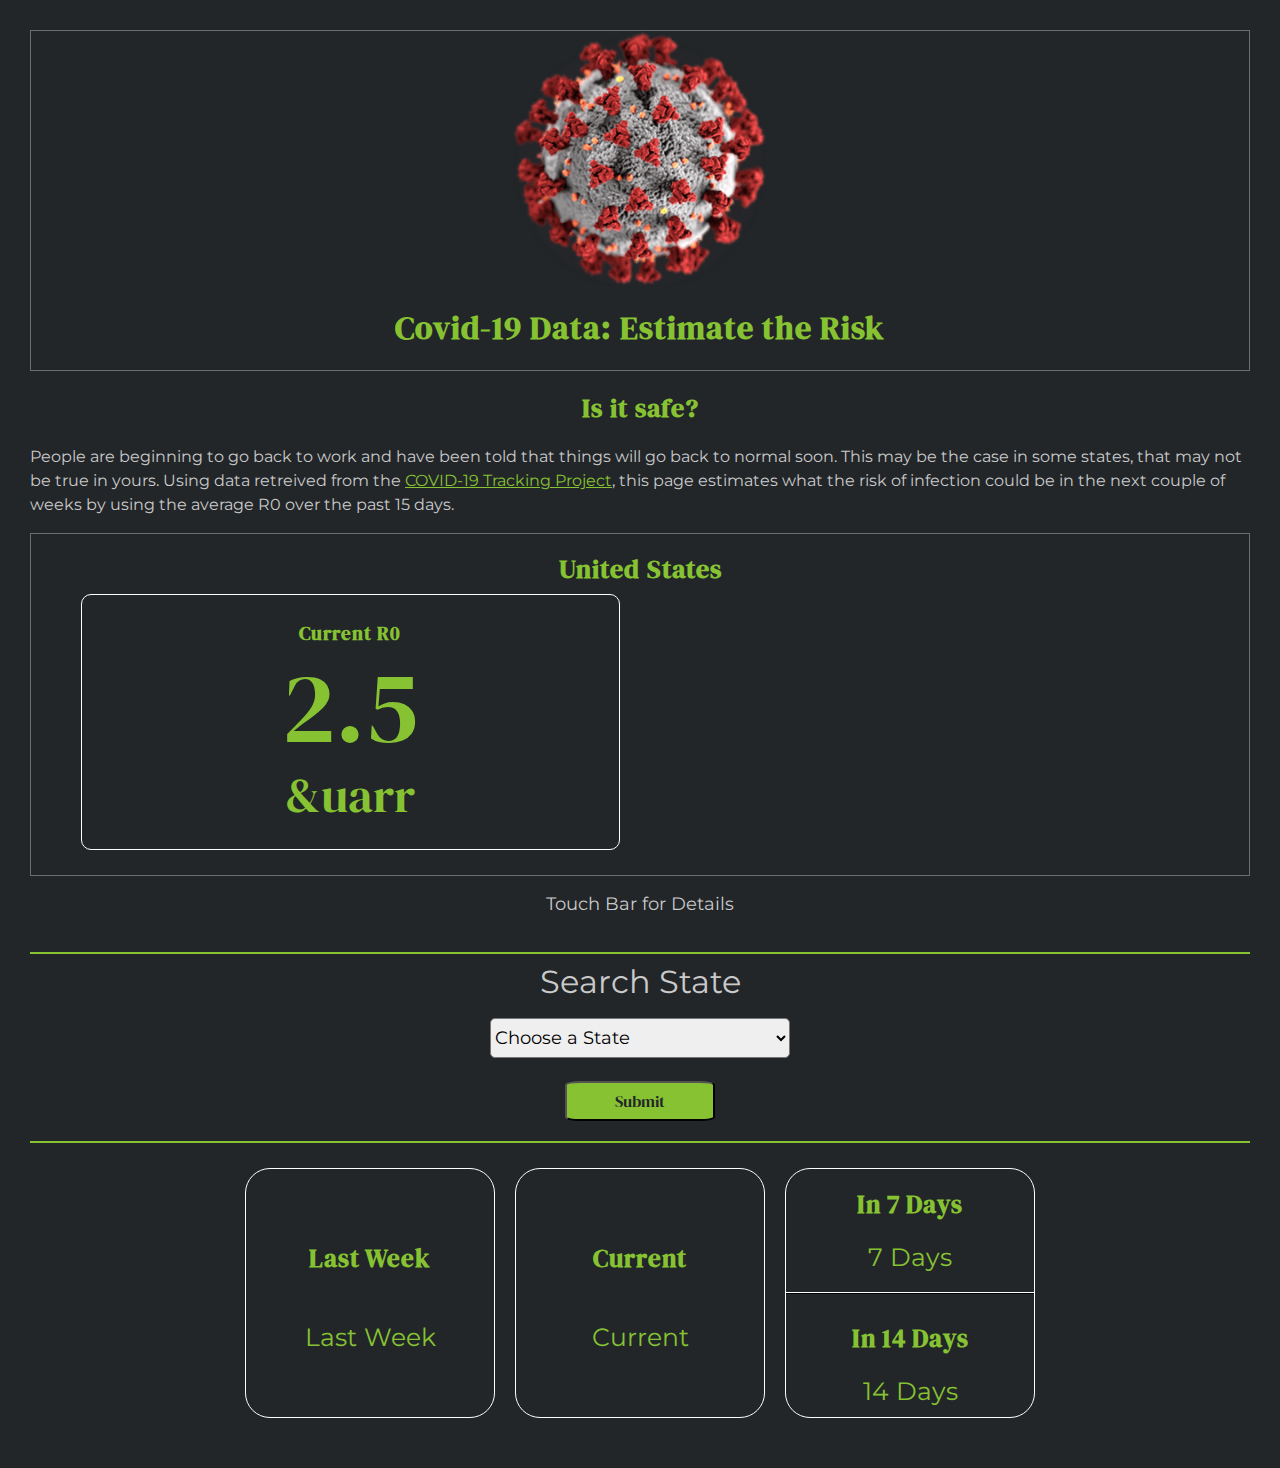
<file: index.html>
<!DOCTYPE html>
<html lang="en">
<head>
    <link rel="stylesheet" href="assets/normalize.css">
    <meta charset="UTF-8">
    <meta name="viewport" content="width=device-width, initial-scale=1.0">
    <meta http-equiv="X-UA-Compatible" content="ie=edge">
    <title>Covid-19 Estimated Cases</title>
    <link rel="shortcut icon" href="#">
    <link href="https://fonts.googleapis.com/css2?family=DM+Serif+Display&family=Montserrat:wght@500&display=swap" rel="stylesheet">
    <link rel="stylesheet" href="index.css">
</head>

<body>
    <main>
        <header>
            <img src="images/covidIcon.png" alt="Covid 19 Cell" class='banner-image'>
            <h1>Covid-19 Data: Estimate the Risk</h1>
        </header>
        
        <section class='description'>
            <h2>Is it safe?</h2>
            <p>People are beginning to go back to work and have been told that things will go back to normal soon.  This may be the case in some states, that may not be true in yours. Using data retreived from the <span><a href=" https://covidtracking.com/" tabindex=1 target="_blank">COVID-19 Tracking Project</a></span>, this page estimates what the risk of infection could be in the next couple of weeks by using the average R0 over the past 15 days.</p>
        </section>    
                
        <div class='container'>
            <div class='ro-section'>
                <h2 class='js-state-name'>United States</h2>
                <div class='r0-graph-block'>
                    <section class='r0-readout'>
                        <h3>Current R0</h3>
                        <p id=js-r0-number>2.5</p>
                        <p id='arrow'>&uarr</p>
                    </section>
                    <div id='previous-data'>
                        
                    </div> 
                </div>
            </div>
            <p class='svg-text' id='mobile-numbers'>Touch Bar for Details</p>

            
            <section class='state-block'>
                <form id="js-form">
                    <label class="search-term" for="search-state">Search State</label>
                    <select id="search-state" name="search-state" class="js-search-state" required>
                        <option value="" disabled selected>Choose a State</option>
                    </select>
                    <button type='button' id='js-pick-state'>Submit</button>
                </form>
            </section> 
            
            <section class="data-readout">
                <div id='js-state-dashboard' class='hidden'>
                    <a href="" target="_blank">State URL</a>
                </div>
                <section class='data-block'>
                    <div class='present-block'>
                        <div class="data-last">
                            <h4>Last Week</h4>
                            <p id=js-last-number>Last Week</p>
                        </div>
                        <div class="data-current">
                            <h4>Current</h4>
                            <p id=js-current-number>Current</p>
                        </div> 
                    </div>
                    <div class='future-block'>
                        <div class="data-seven-day">
                            <h4>In 7 Days</h4>
                            <p id=js-seven-number>7 Days</p>
                        </div>
                        <div class="data-fourteen-day">
                            <h4>In 14 Days</h4>
                            <p id=js-fourteen-number>14 Days</p>
                        </div>
                    </div>
                </section>
            </section>    
    
        </div>
    
    </main>
    <script src="https://code.jquery.com/jquery-3.3.1.js" integrity="sha256-2Kok7MbOyxpgUVvAk/HJ2jigOSYS2auK4Pfzbm7uH60=" crossorigin="anonymous"></script>
    <script src="index.js"></script>
    <!-- Load d3.js -->
    <script src="https://d3js.org/d3.v4.js"></script>
</body>
</html>
</file>
<file: index.css>
* {
    box-sizing: border-box;
}

body {
    font-family: 'Montserrat', sans-serif;
    font-size: 1em;
    line-height: 1.25em;
    background-color: #222629;
    color: rgb(202, 202, 202);
}

button:hover {
    cursor: pointer;
}

main {
    padding: 30px;
}

h1, h2, h3, h4 {
    text-align: center;
    font-family: 'DM Serif Display', serif;
    color: #86C232;
    letter-spacing: 1px;
}

h1 {
    font-size: 2em;
    line-height: 1.25em;
}

h2 {
    font-size: 1.65em;
    line-height: 1.15em;
}

a:link {
    color: #86C232;
}

a:visited {
    color:#61892F;
}

a:hover {
    color: red;
}

a:active {
    color: white;
}

.hidden {
    display: none;
}

header {
    display: flex;
    flex-direction: column;
    justify-content: column;
    border: 1px solid #6B6E70;
    padding: auto;
}

.banner-image {
    width: 256px;
    height: 256px;
    margin: auto;
}

/*#region container*/
.container {
    display: flex;
    flex-direction: column;
    justify-content: center;
}

.r0-graph-block {
    display: flex;
    flex-direction: column;
    justify-content: space-evenly;
}

#previous-data {
    width: 100%;
}

.ro-section {
    display: flex;
    flex-direction: column;
    justify-content: space-evenly;
    justify-items: center;
    border: solid 1px #6B6E70;
    padding: 10px;
    height: 100%;
}

.r0-readout {
    display: flex;
    flex-direction: column;
    width: 100%;
    height: 256px;
    font-family: 'DM Serif Display', serif;
    color: #86C232;
    text-align: center;
    border: 1px solid white;
    border-radius: 10px;
    justify-content: space-evenly;
    padding: 10px;
    margin-bottom: 15px; 
}

.r0-readout p {
    font-size: 22px;
    margin: auto;
}

#arrow {
    font-size: 3em;
}

#previous-data {
    display: flex;
}

svg {
    border: 1px solid white;
    text-anchor: middle;
    border-radius: 10px;
    display: flex;
}

.bar {
    fill: #86C232;
}

#mobile-numbers {
    text-align: center;
}

.svg-text {
    fill: white;
    font-size: 18px;
}

.description {
    width: 100%; 
}

.description h3 {
    color: #86C232;
    font-family: 'DM Serif Display', serif;
    letter-spacing: 1px;
}

.description p {
    line-height: 24px;
}

#js-r0-number {
    font-size: 100px;
    margin: auto;
}


/*#region state-block*/

.state-block {
    width: 100%;
    margin: 20px auto;
    margin-bottom: 5px;
    border-top: 2px solid #86C232;
    border-bottom: 2px solid #86C232;
    padding-top: 15px;
}

#js-form {
    display: flex;
    flex-direction: column;
    width: 100%;
}

.search-term {
    width: 100%;
    height: 40px;
    font-size: 32px;
    text-align: center;
    margin: 3px auto;
}

.js-search-state {
    width: 100%;
    height: 40px;
    font-size: 18px;
    margin: 3px auto;
    border-radius: 5px;
}

#js-pick-state {
    width: 50%;
    height: 40px;
    align-self: center;
    border-radius: 10%;
    margin: 20px auto;
    background-color: #86C232;
    color: #222629;
    font-family: 'DM Serif Display', serif;
    font-size: 1em;
}

/*#endregion state-block*/

/*#region data readout*/

.data-readout {
    display: flex;
    flex-direction: column;
}

.js-state-name {
    margin: 10px;
    color: #86C232;
}

#js-state-dashboard {
    text-align: center;
}

#js-state-dashboard a {
    font-size: 1.5em;
    line-height: 22px;
}

/*#region data block*/

.data-block {
    display: flex;
    flex-direction: column;
    margin: 10px auto;
}

.data-last, .data-current, .future-block {
    display: flex;
    flex-direction: column;
    width: 250px;
    height: 250px;
    border: 1px solid white;
    border-radius: 10%;
    justify-content: center;
    font-size: 25px;
    margin: 10px auto;
    color: #86C232;
}

.data-last p, .data-current p, .future-block p {
    text-align: center;
}

.future-block {
    display: flex;
    flex-direction: column;
    margin: 0px auto;
}

.data-seven-day, .data-fourteen-day {
    margin: 0px auto;
    width: 100%;
}

.data-seven-day {
    border-bottom: 1px solid white;
}

.data-fourteen-day {
    border-top: 1px solid black;
}

/*#endregion data block*/

/*#endregion data block*/

/*#endregion container*/

@media screen and (min-width: 400px) {
    .state-block {
        width: 100%;
        margin: 20px auto;
        margin-bottom: 5px;
        border-top: 2px solid #86C232;
        border-bottom: 2px solid #86C232;
        padding-top: 15px;
        display: flex;
        flex-direction: column;
        justify-content: center;
    }
    
    #js-form {
        display: flex;
        flex-direction: column;
        width: 300px;
        align-self: center;
    }    
}

@media screen and (min-width: 800px) {
    .present-block {
        display: flex;
        flex-direction: row;
    }    

    .data-last, .data-current, .future-block {
        margin: 10px;
    }

    .future-block {
        align-self: center;
    }
}

@media screen and (min-width: 1024px) {
    .data-block {
        display: flex;
        flex-direction: row;
    }

    .r0-graph-block {
        display: flex;
        flex-direction: row;
        justify-content: space-;
    }

    .r0-readout, #previous-data {
        width: 45%;
    }
}
</file>
